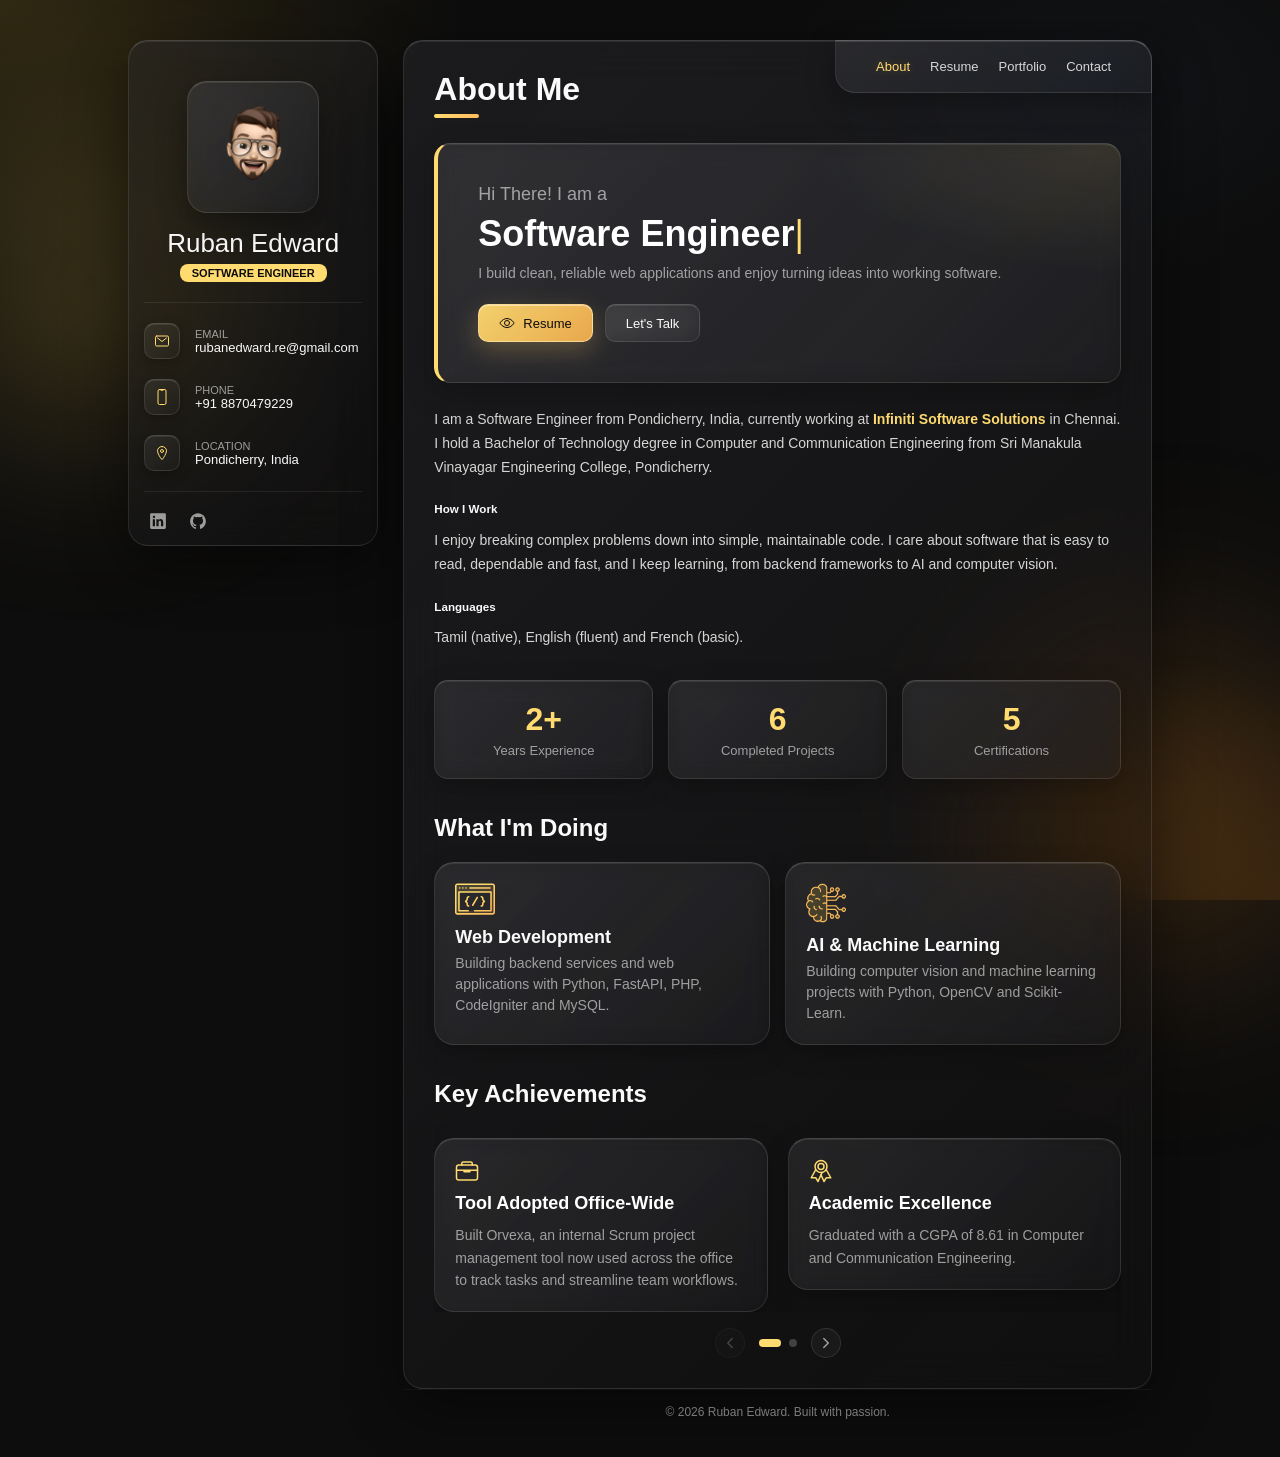
<file: index.html>
<!DOCTYPE html>
<html lang="en">

<head>
    <meta charset="UTF-8">
    <meta http-equiv="X-UA-Compatible" content="IE=edge">
    <meta name="viewport" content="width=device-width, initial-scale=1.0, viewport-fit=cover">
    <meta http-equiv="Content-Security-Policy"
        content="default-src 'self'; script-src 'self'; style-src 'self' 'unsafe-inline' https://fonts.googleapis.com; font-src https://fonts.gstatic.com; img-src 'self' data:; connect-src 'self'; frame-src https://maps.google.com https://www.google.com; form-action https://api.web3forms.com; base-uri 'self'; object-src 'none'; upgrade-insecure-requests">
    <meta name="referrer" content="strict-origin-when-cross-origin">
    <title>Ruban Edward | Software Engineer Portfolio</title>
    <meta name="description"
        content="Ruban Edward — Software Engineer building scalable web applications, AI and machine learning projects. View projects, resume and contact details.">
    <meta name="author" content="Ruban Edward">
    <meta name="theme-color" content="#0d0d0d">
    <link rel="canonical" href="https://ruban-edward.github.io/">

    <meta property="og:type" content="website">
    <meta property="og:url" content="https://ruban-edward.github.io/">
    <meta property="og:title" content="Ruban Edward | Software Engineer Portfolio">
    <meta property="og:description"
        content="Software Engineer building scalable web applications, AI and machine learning projects.">
    <meta property="og:image" content="https://ruban-edward.github.io/assets/images/my-avatar.png">
    <meta name="twitter:card" content="summary">

    <link rel="shortcut icon" href="./assets/images/logo.ico" type="image/x-icon">
    <link rel="apple-touch-icon" href="./assets/images/my-avatar.png">

    <link rel="stylesheet" href="./assets/css/style.css">

    <link rel="preconnect" href="https://fonts.googleapis.com">
    <link rel="preconnect" href="https://fonts.gstatic.com" crossorigin>
    <link href="https://fonts.googleapis.com/css2?family=Poppins:wght@300;400;500;600;700&display=swap"
        rel="stylesheet">
</head>

<body>

    <div id="loading-screen">
        <div class="loader-circle"></div>
        <p class="loader-text">Loading Portfolio...</p>
    </div>

    <main>

        <aside class="sidebar glass-card" data-sidebar>

            <div class="sidebar-info">
                <figure class="avatar-box">
                    <img src="./assets/images/my-avatar.png" alt="Ruban Edward">
                </figure>

                <div class="info-content">
                    <h1 class="name" title="Ruban Edward">Ruban Edward</h1>
                    <p class="title">Software Engineer</p>
                </div>

                <button class="info_more-btn" data-sidebar-btn aria-label="Show contacts" aria-expanded="false">
                    <span>Show Contacts</span>
                    <ion-icon name="chevron-down"></ion-icon>
                </button>
            </div>

            <div class="sidebar-info_more">
                <div class="separator"></div>

                <ul class="contacts-list">
                    <li class="contact-item">
                        <div class="icon-box"><ion-icon name="mail-outline"></ion-icon></div>
                        <div class="contact-info">
                            <p class="contact-title">Email</p>
                            <a href="mailto:rubanedward.re@gmail.com" class="contact-link">rubanedward.re<wbr>@gmail.com</a>
                        </div>
                    </li>

                    <li class="contact-item">
                        <div class="icon-box"><ion-icon name="phone-portrait-outline"></ion-icon></div>
                        <div class="contact-info">
                            <p class="contact-title">Phone</p>
                            <a href="tel:+918870479229" class="contact-link">+91 8870479229</a>
                        </div>
                    </li>

                    <li class="contact-item">
                        <div class="icon-box"><ion-icon name="location-outline"></ion-icon></div>
                        <div class="contact-info">
                            <p class="contact-title">Location</p>
                            <a href="https://maps.google.com/?q=Pondicherry,India" target="_blank" rel="noopener">
                                <address>Pondicherry, India</address>
                            </a>
                        </div>
                    </li>
                </ul>

                <div class="separator"></div>

                <ul class="social-list">
                    <li class="social-item">
                        <a href="https://www.linkedin.com/in/ruban-edward/" class="social-link" target="_blank" rel="noopener" aria-label="LinkedIn">
                            <ion-icon name="logo-linkedin"></ion-icon>
                        </a>
                    </li>
                    <li class="social-item">
                        <a href="https://github.com/Ruban-Edward" class="social-link" target="_blank" rel="noopener" aria-label="GitHub">
                            <ion-icon name="logo-github"></ion-icon>
                        </a>
                    </li>
                </ul>
            </div>

        </aside>

        <div class="main-content">

            <nav class="navbar glass-card">
                <ul class="navbar-list">
                    <li class="navbar-item"><button class="navbar-link active" data-nav-link>About</button></li>
                    <li class="navbar-item"><button class="navbar-link" data-nav-link id="resume-nav-link">Resume</button></li>
                    <li class="navbar-item"><button class="navbar-link" data-nav-link>Portfolio</button></li>
                    <li class="navbar-item"><button class="navbar-link" data-nav-link id="contact-nav-link">Contact</button></li>
                </ul>
            </nav>

            <article class="about active glass-card" data-page="about">
                <header>
                    <h2 class="h2 article-title">About me</h2>
                </header>

                <section class="hero-banner">
                    <div class="hero-content">
                        <h3>Hi There! I am a</h3>
                        <h1 class="typing-element"><span class="typing-text"></span><span class="typed-cursor">|</span>
                        </h1>
                        <p class="hero-subtitle">I build clean, reliable web applications and enjoy turning ideas
                            into working software.</p>
                        <div class="hero-ctas">
                            <button class="cta-btn primary-btn cta-icon-btn" data-goto-resume>
                                <ion-icon name="eye-outline" aria-hidden="true"></ion-icon>
                                <span>Resume</span>
                            </button>
                            <button class="cta-btn secondary-btn" data-goto-contact>Let's
                                Talk</button>
                        </div>
                    </div>
                </section>

                <section class="about-text">
                    <p>
                        I am a Software Engineer from Pondicherry, India, currently working at
                        <strong>Infiniti Software Solutions</strong> in Chennai. I hold a Bachelor of Technology
                        degree in Computer and Communication Engineering from Sri Manakula Vinayagar Engineering
                        College, Pondicherry.
                    </p>
                    <h5 class="h5 service-title1">How I Work</h5>
                    <p>
                        I enjoy breaking complex problems down into simple, maintainable code. I care about software
                        that is easy to read, dependable and fast, and I keep learning, from backend frameworks to
                        AI and computer vision.
                    </p>
                    <h5 class="h5 service-title1">Languages</h5>
                    <p>
                        Tamil (native), English (fluent) and French (basic).
                    </p>
                </section>

                <section class="statistics-section">
                    <div class="stats-grid">
                        <div class="stat-box glass-card">
                            <h2 class="stat-number">0</h2>
                            <p class="stat-label">Years Experience</p>
                        </div>
                        <div class="stat-box glass-card">
                            <h2 class="stat-number">0</h2>
                            <p class="stat-label">Completed Projects</p>
                        </div>
                        <div class="stat-box glass-card">
                            <h2 class="stat-number">0</h2>
                            <p class="stat-label">Certifications</p>
                        </div>
                    </div>
                </section>

                <section class="service">
                    <h3 class="h3 service-title">What I'm Doing</h3>
                    <ul class="service-list">
                        <li class="service-item glass-card">
                            <div class="service-icon-box">
                                <img src="./assets/images/icon-dev.svg" alt="Web development icon" width="40">
                            </div>
                            <div class="service-content-box">
                                <h4 class="h4 service-item-title">Web Development</h4>
                                <p class="service-item-text">Building backend services and web applications with Python,
                                    FastAPI, PHP, CodeIgniter and MySQL.</p>
                            </div>
                        </li>

                        <li class="service-item glass-card">
                            <div class="service-icon-box">
                                <img src="./assets/images/icon-aiml.png" alt="AI & ML icon" width="40">
                            </div>
                            <div class="service-content-box">
                                <h4 class="h4 service-item-title">AI & Machine Learning</h4>
                                <p class="service-item-text">Building computer vision and machine learning projects with
                                    Python, OpenCV and Scikit-Learn.</p>
                            </div>
                        </li>
                    </ul>
                </section>

                <section class="testimonials">
                    <h3 class="h3 testimonials-title">Key Achievements</h3>
                    <ul class="testimonials-list has-scrollbar">
                        <li class="testimonials-item">
                            <div class="content-card glass-card" data-testimonials-item>
                                <figure class="testimonials-avatar-box">
                                    <div class="achievement-icon-wrapper"><ion-icon name="briefcase-outline"></ion-icon>
                                    </div>
                                </figure>
                                <h4 class="h4 testimonials-item-title" data-testimonials-title>Tool Adopted Office-wide</h4>
                                <div class="testimonials-text" data-testimonials-text>
                                    <p>Built Orvexa, an internal Scrum project management tool now used across the
                                        office to track tasks and streamline team workflows.</p>
                                </div>
                            </div>
                        </li>

                        <li class="testimonials-item">
                            <div class="content-card glass-card" data-testimonials-item>
                                <figure class="testimonials-avatar-box">
                                    <div class="achievement-icon-wrapper"><ion-icon name="ribbon-outline"></ion-icon>
                                    </div>
                                </figure>
                                <h4 class="h4 testimonials-item-title" data-testimonials-title>Academic Excellence</h4>
                                <div class="testimonials-text" data-testimonials-text>
                                    <p>Graduated with a CGPA of 8.61 in Computer and Communication Engineering.</p>
                                </div>
                            </div>
                        </li>

                        <li class="testimonials-item">
                            <div class="content-card glass-card" data-testimonials-item>
                                <figure class="testimonials-avatar-box">
                                    <div class="achievement-icon-wrapper"><ion-icon
                                            name="shield-checkmark-outline"></ion-icon></div>
                                </figure>
                                <h4 class="h4 testimonials-item-title" data-testimonials-title>Microsoft Azure Certified</h4>
                                <div class="testimonials-text" data-testimonials-text>
                                    <p>Earned the Microsoft Azure Fundamentals (AZ-900) certification, covering core
                                        cloud concepts and Azure services.</p>
                                </div>
                            </div>
                        </li>
                    </ul>
                    <div class="achievements-nav" data-achievements-nav hidden>
                        <button class="achievements-arrow prev" type="button" data-achievements-prev
                            aria-label="Previous achievement"><ion-icon name="chevron-down"></ion-icon></button>
                        <div class="achievements-dots" data-achievements-dots></div>
                        <button class="achievements-arrow next" type="button" data-achievements-next
                            aria-label="Next achievement"><ion-icon name="chevron-down"></ion-icon></button>
                    </div>
                </section>

            </article>

            <article class="resume glass-card" data-page="resume">
                <header>
                    <h2 class="h2 article-title">Resume</h2>
                </header>

                <div class="resume-actions">
                    <a href="./assets/Ruban_Edward_Resume.pdf" class="cta-btn primary-btn cta-icon-btn"
                        download="Ruban_Edward_Resume.pdf">
                        <ion-icon name="download-outline" aria-hidden="true"></ion-icon>
                        <span>Download PDF</span>
                    </a>
                    <a href="./assets/Ruban_Edward_Resume.pdf" class="cta-btn secondary-btn cta-icon-btn"
                        target="_blank" rel="noopener">
                        <ion-icon name="eye-outline" aria-hidden="true"></ion-icon>
                        <span>View Online</span>
                    </a>
                </div>

                <section class="timeline">
                    <div class="title-wrapper">
                        <div class="icon-box"><ion-icon name="book-outline"></ion-icon></div>
                        <h3 class="h3">Education</h3>
                    </div>
                    <ol class="timeline-list">
                        <li class="timeline-item">
                            <h4 class="h4 timeline-item-title">Sri Manakula Vinayagar Engineering College</h4>
                            <span>2020 — 2024</span>
                            <p class="timeline-text">Bachelor of Technology, Computer and Communication
                                Engineering.<br><strong>CGPA: 8.61</strong></p>
                        </li>
                        <li class="timeline-item">
                            <h4 class="h4 timeline-item-title">St. Patrick Matric Higher Secondary School</h4>
                            <span>2018 — 2020</span>
                            <p class="timeline-text">Higher Secondary School Certificate.<br>Percentage: 79.33%</p>
                        </li>
                    </ol>
                </section>

                <section class="timeline">
                    <div class="title-wrapper">
                        <div class="icon-box"><ion-icon name="briefcase-outline"></ion-icon></div>
                        <h3 class="h3">Experience</h3>
                    </div>
                    <ol class="timeline-list">
                        <li class="timeline-item">
                            <h4 class="h4 timeline-item-title">Infiniti Software Solutions</h4><span
                                class="designation">Software Engineer</span>
                            <span data-duration>Aug 2024 — Present</span>
                            <ul class="timeline-text timeline-bullets">
                                <li>Maintain a live agency product alongside the Team Lead, independently resolving
                                    major production issues end to end.</li>
                                <li>Delivered performance and server-cost optimizations for airline product tooling,
                                    reducing infrastructure overhead while improving reliability.</li>
                                <li>Helping move core development from PHP to Python (FastAPI) for a more modern,
                                    maintainable stack.</li>
                            </ul>
                            <div class="tech-badges">
                                <span class="badge">Python</span>
                                <span class="badge">FastAPI</span>
                                <span class="badge">PHP</span>
                                <span class="badge">MySQL</span>
                                <span class="badge">Docker</span>
                            </div>
                        </li>
                        <li class="timeline-item">
                            <h4 class="h4 timeline-item-title">Infiniti Software Solutions</h4><span
                                class="designation">Software Trainee</span>
                            <span data-duration>Apr 2024 — Jul 2024</span>
                            <ul class="timeline-text timeline-bullets">
                                <li>Trained in PHP, CodeIgniter and Bootstrap through a structured onboarding
                                    program.</li>
                                <li>Built <strong>Orvexa</strong>, an internal Scrum project management tool adopted
                                    office-wide to track tasks and streamline team workflows.</li>
                            </ul>
                            <div class="tech-badges">
                                <span class="badge">PHP</span>
                                <span class="badge">CodeIgniter</span>
                                <span class="badge">Bootstrap</span>
                                <span class="badge">MySQL</span>
                            </div>
                        </li>
                    </ol>
                </section>

                <section class="skill">
                    <h3 class="h3 skills-title">Technical Expertise</h3>
                    <div class="carousel">
                        <div class="carousel-track">
                            <div class="carousel-item glass-card">
                                <div class="carousel-text">
                                    <p>PHP</p>
                                </div>
                            </div>
                            <div class="carousel-item glass-card">
                                <div class="carousel-text">
                                    <p>CodeIgniter</p>
                                </div>
                            </div>
                            <div class="carousel-item glass-card">
                                <div class="carousel-text">
                                    <p>Java</p>
                                </div>
                            </div>
                            <div class="carousel-item glass-card">
                                <div class="carousel-text">
                                    <p>Python</p>
                                </div>
                            </div>
                            <div class="carousel-item glass-card">
                                <div class="carousel-text">
                                    <p>FastAPI</p>
                                </div>
                            </div>
                            <div class="carousel-item glass-card">
                                <div class="carousel-text">
                                    <p>JavaScript</p>
                                </div>
                            </div>
                            <div class="carousel-item glass-card">
                                <div class="carousel-text">
                                    <p>HTML5</p>
                                </div>
                            </div>
                            <div class="carousel-item glass-card">
                                <div class="carousel-text">
                                    <p>CSS3</p>
                                </div>
                            </div>
                            <div class="carousel-item glass-card">
                                <div class="carousel-text">
                                    <p>MySQL</p>
                                </div>
                            </div>
                            <div class="carousel-item glass-card">
                                <div class="carousel-text">
                                    <p>MongoDB</p>
                                </div>
                            </div>
                            <div class="carousel-item glass-card">
                                <div class="carousel-text">
                                    <p>OpenCV</p>
                                </div>
                            </div>
                            <div class="carousel-item glass-card">
                                <div class="carousel-text">
                                    <p>Docker</p>
                                </div>
                            </div>
                            <div class="carousel-item glass-card">
                                <div class="carousel-text">
                                    <p>Kubernetes</p>
                                </div>
                            </div>
                            <div class="carousel-item glass-card">
                                <div class="carousel-text">
                                    <p>Git</p>
                                </div>
                            </div>
                            <div class="carousel-item glass-card" aria-hidden="true">
                                <div class="carousel-text">
                                    <p>PHP</p>
                                </div>
                            </div>
                            <div class="carousel-item glass-card" aria-hidden="true">
                                <div class="carousel-text">
                                    <p>CodeIgniter</p>
                                </div>
                            </div>
                            <div class="carousel-item glass-card" aria-hidden="true">
                                <div class="carousel-text">
                                    <p>Java</p>
                                </div>
                            </div>
                            <div class="carousel-item glass-card" aria-hidden="true">
                                <div class="carousel-text">
                                    <p>Python</p>
                                </div>
                            </div>
                            <div class="carousel-item glass-card" aria-hidden="true">
                                <div class="carousel-text">
                                    <p>FastAPI</p>
                                </div>
                            </div>
                            <div class="carousel-item glass-card" aria-hidden="true">
                                <div class="carousel-text">
                                    <p>JavaScript</p>
                                </div>
                            </div>
                            <div class="carousel-item glass-card" aria-hidden="true">
                                <div class="carousel-text">
                                    <p>HTML5</p>
                                </div>
                            </div>
                            <div class="carousel-item glass-card" aria-hidden="true">
                                <div class="carousel-text">
                                    <p>CSS3</p>
                                </div>
                            </div>
                            <div class="carousel-item glass-card" aria-hidden="true">
                                <div class="carousel-text">
                                    <p>MySQL</p>
                                </div>
                            </div>
                            <div class="carousel-item glass-card" aria-hidden="true">
                                <div class="carousel-text">
                                    <p>MongoDB</p>
                                </div>
                            </div>
                            <div class="carousel-item glass-card" aria-hidden="true">
                                <div class="carousel-text">
                                    <p>OpenCV</p>
                                </div>
                            </div>
                            <div class="carousel-item glass-card" aria-hidden="true">
                                <div class="carousel-text">
                                    <p>Docker</p>
                                </div>
                            </div>
                            <div class="carousel-item glass-card" aria-hidden="true">
                                <div class="carousel-text">
                                    <p>Kubernetes</p>
                                </div>
                            </div>
                            <div class="carousel-item glass-card" aria-hidden="true">
                                <div class="carousel-text">
                                    <p>Git</p>
                                </div>
                            </div>
                        </div>
                    </div>
                </section>

                <section class="certificate">
                    <h3 class="h3 certificate-title">My Certifications</h3>
                    <ul class="certificate-list">
                        <li class="certificate-item">
                            <h4 class="h4 certificate-item-title">Microsoft - </h4> <span class="certificate">Azure
                                Fundamentals (AZ-900)</span>
                        </li>
                        <li class="certificate-item">
                            <h4 class="h4 certificate-item-title">Microsoft - </h4> <span class="certificate">Web
                                Development Specialist</span>
                        </li>
                        <li class="certificate-item">
                            <h4 class="h4 certificate-item-title">NPTEL - </h4> <span class="certificate">Programming in
                                Java</span>
                        </li>
                        <li class="certificate-item">
                            <h4 class="h4 certificate-item-title">NPTEL - </h4> <span class="certificate">Machine
                                Learning Models</span>
                        </li>
                        <li class="certificate-item">
                            <h4 class="h4 certificate-item-title">Geekster - </h4> <span class="certificate">Git &
                                GitHub Integration</span>
                        </li>
                    </ul>
                </section>
            </article>

            <article class="portfolio glass-card" data-page="portfolio">
                <header>
                    <h2 class="h2 article-title">Portfolio</h2>
                </header>

                <section class="projects">
                    <ul class="filter-list">
                        <li class="filter-item"><button class="active" data-filter-btn>All</button></li>
                        <li class="filter-item"><button data-filter-btn>Machine Learning</button></li>
                        <li class="filter-item"><button data-filter-btn>Artificial Intelligence</button></li>
                        <li class="filter-item"><button data-filter-btn>Applications</button></li>
                    </ul>

                    <ul class="project-list">
                        <li class="project-item active" data-filter-item data-category="applications">
                            <div class="project-card-wrapper glass-card">
                                <div class="project-meta-info">
                                    <h3 class="project-title">Orvexa</h3>
                                    <p class="project-category">Applications</p>
                                    <p class="project-desc">Scrum and software-delivery platform for backlogs, sprints, tasks, teams and reports. Started as an internal training project, then open-sourced with extra features.</p>
                                    <div class="tech-badges">
                                        <span class="badge">PHP</span>
                                        <span class="badge">CodeIgniter</span>
                                        <span class="badge">JavaScript</span>
                                        <span class="badge">Docker</span>
                                    </div>
                                    <div class="project-links">
                                        <a href="https://github.com/Ruban-Edward/orvexa_tool" target="_blank"
                                            rel="noopener" aria-label="View source on GitHub" title="View Source Code"><ion-icon name="logo-github"></ion-icon></a>
                                    </div>
                                </div>
                            </div>
                        </li>

                        <li class="project-item active" data-filter-item data-category="applications">
                            <div class="project-card-wrapper glass-card">
                                <div class="project-meta-info">
                                    <h3 class="project-title">Chrome New Tab Customization</h3>
                                    <p class="project-category">Applications</p>
                                    <p class="project-desc">A minimal, customizable Chrome new tab page with quick access to favourite sites and tools.</p>
                                    <div class="tech-badges">
                                        <span class="badge">JavaScript</span>
                                        <span class="badge">HTML</span>
                                        <span class="badge">CSS</span>
                                    </div>
                                    <div class="project-links">
                                        <a href="https://github.com/Ruban-Edward/chrome_customization" target="_blank"
                                            rel="noopener" aria-label="View source on GitHub" title="View Source Code"><ion-icon name="logo-github"></ion-icon></a>
                                    </div>
                                </div>
                            </div>
                        </li>

                        <li class="project-item active" data-filter-item data-category="artificial intelligence">
                            <div class="project-card-wrapper glass-card">
                                <div class="project-meta-info">
                                    <h3 class="project-title">AI Virtual Mouse</h3>
                                    <p class="project-category">Artificial Intelligence</p>
                                    <p class="project-desc">Controls the mouse cursor with hand gestures through a real-time camera feed.</p>
                                    <div class="tech-badges">
                                        <span class="badge">Python</span>
                                        <span class="badge">OpenCV</span>
                                    </div>
                                    <div class="project-links">
                                        <a href="https://github.com/Ruban-Edward/AI-Virtual-Mouse" target="_blank"
                                            rel="noopener" aria-label="View source on GitHub" title="View Source Code"><ion-icon name="logo-github"></ion-icon></a>
                                    </div>
                                </div>
                            </div>
                        </li>

                        <li class="project-item active" data-filter-item data-category="applications">
                            <div class="project-card-wrapper glass-card">
                                <div class="project-meta-info">
                                    <h3 class="project-title">Vault Manager</h3>
                                    <p class="project-category">Applications</p>
                                    <p class="project-desc">Privacy-first mobile app for passwords and private notes, stored only on the device.</p>
                                    <div class="tech-badges">
                                        <span class="badge">Kotlin</span>
                                        <span class="badge">JavaScript</span>
                                        <span class="badge">HTML</span>
                                    </div>
                                    <div class="project-links">
                                        <a href="https://github.com/Ruban-Edward/Vault-Manager" target="_blank"
                                            rel="noopener" aria-label="View source on GitHub" title="View Source Code"><ion-icon name="logo-github"></ion-icon></a>
                                    </div>
                                </div>
                            </div>
                        </li>

                        <li class="project-item active" data-filter-item data-category="artificial intelligence">
                            <div class="project-card-wrapper glass-card">
                                <div class="project-meta-info">
                                    <h3 class="project-title">AI Virtual Painter</h3>
                                    <p class="project-category">Artificial Intelligence</p>
                                    <p class="project-desc">Paint in the air with your fingers using hand tracking.</p>
                                    <div class="tech-badges">
                                        <span class="badge">Python</span>
                                        <span class="badge">OpenCV</span>
                                        <span class="badge">MediaPipe</span>
                                        <span class="badge">NumPy</span>
                                    </div>
                                    <div class="project-links">
                                        <a href="https://github.com/Ruban-Edward/AI-Virtual-Painter" target="_blank"
                                            rel="noopener" aria-label="View source on GitHub" title="View Source Code"><ion-icon name="logo-github"></ion-icon></a>
                                    </div>
                                </div>
                            </div>
                        </li>

                        <li class="project-item active" data-filter-item data-category="machine learning">
                            <div class="project-card-wrapper glass-card">
                                <div class="project-meta-info">
                                    <h3 class="project-title">Credit Card Fraud Detection</h3>
                                    <p class="project-category">Machine Learning</p>
                                    <p class="project-desc">Detects fraudulent transactions using Logistic Regression, Decision Trees and SVM.</p>
                                    <div class="tech-badges">
                                        <span class="badge">Python</span>
                                        <span class="badge">Jupyter</span>
                                        <span class="badge">Scikit-Learn</span>
                                    </div>
                                    <div class="project-links">
                                        <a href="https://github.com/Ruban-Edward/Credit-Card-Fraud-Detection" target="_blank"
                                            rel="noopener" aria-label="View source on GitHub" title="View Source Code"><ion-icon name="logo-github"></ion-icon></a>
                                    </div>
                                </div>
                            </div>
                        </li>
                    </ul>

                    <div class="github-profile-section glass-card">
                        <div class="github-header">
                            <ion-icon name="logo-github"></ion-icon>
                            <h4>More on GitHub</h4>
                        </div>
                        <p>See all my projects, experiments and contributions on my GitHub profile.</p>
                        <a href="https://github.com/Ruban-Edward" target="_blank" rel="noopener"
                            class="cta-btn primary-btn sync-btn">Visit GitHub Profile</a>
                    </div>
                </section>
            </article>

            <article class="contact glass-card" data-page="contact">
                <header>
                    <h2 class="h2 article-title">Contact</h2>
                </header>

                <section class="mapbox">
                    <figure class="mapbox-figure">
                        <iframe src="https://maps.google.com/maps?q=Pondicherry&t=&z=13&ie=UTF8&iwloc=&output=embed"
                            loading="lazy" title="Map of Pondicherry, India"></iframe>
                    </figure>
                </section>

                <section class="contact-form">
                    <h3 class="h3 form-title">Contact Form</h3>
                    <form action="https://api.web3forms.com/submit" method="POST" class="form" data-form>
                        <input type="hidden" name="access_key" value="43dc81e4-0be2-4b84-829e-a1384a1e070c">
                        <input type="hidden" name="subject" value="New message from portfolio">
                        <input type="hidden" name="redirect" value="https://ruban-edward.github.io/views/thankyou.html">
                        <input type="checkbox" name="botcheck" class="hidden-field" tabindex="-1" autocomplete="off" aria-hidden="true">
                        <div class="input-wrapper">
                            <input type="text" name="fullname" class="form-input" placeholder="Full name" aria-label="Full name" autocomplete="name" maxlength="100" required
                                data-form-input>
                            <input type="email" name="email" class="form-input" placeholder="Email address" aria-label="Email address" autocomplete="email" maxlength="254" required
                                data-form-input>
                        </div>
                        <textarea name="message" class="form-input" placeholder="Your Message" aria-label="Your message" maxlength="5000" required
                            data-form-input></textarea>
                        <button class="form-btn" type="submit" disabled data-form-btn>
                            <ion-icon name="paper-plane"></ion-icon>
                            <span>Send Message</span>
                        </button>
                    </form>
                </section>
            </article>

            <footer class="portfolio-footer">
                <p>&copy; <span id="current-year"></span> Ruban Edward. Built with passion.</p>
            </footer>

        </div>
    </main>

    <div class="modal-container" data-modal-container>
        <div class="overlay" data-overlay></div>
        <section class="testimonials-modal glass-card" role="dialog" aria-modal="true" aria-labelledby="modal-title">
            <button class="modal-close-btn" data-modal-close-btn aria-label="Close"><ion-icon
                    name="close-outline"></ion-icon></button>
            <div class="modal-content">
                <h4 class="h3 modal-title" id="modal-title" data-modal-title>Achievement Title</h4>
                <div data-modal-text>
                    <p></p>
                </div>
            </div>
        </section>
    </div>

    <script src="./assets/js/script.js"></script>
    <script src="./assets/js/icons.js"></script>
</body>

</html>
</file>
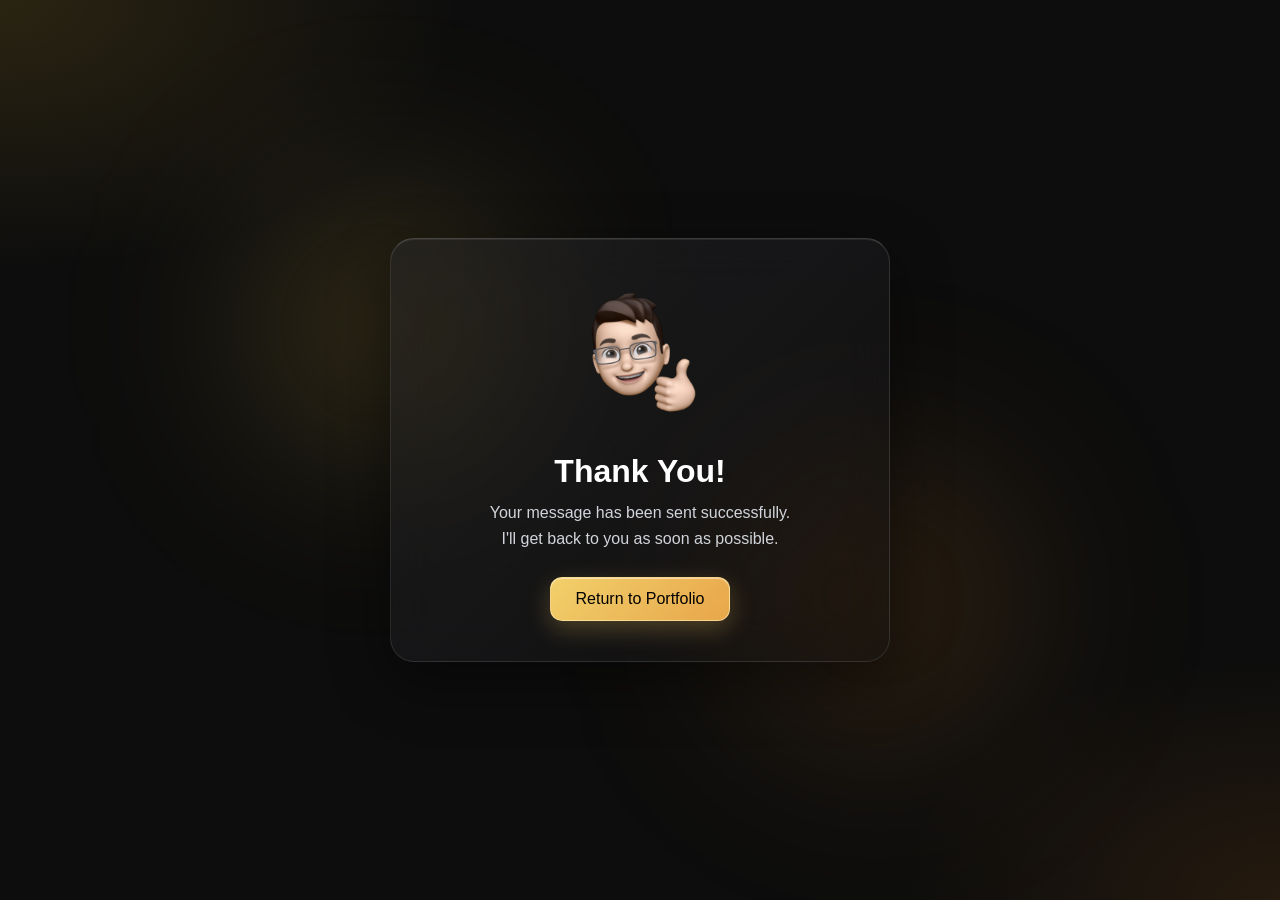
<file: views/thankyou.html>
<!DOCTYPE html>
<html lang="en">

<head>
    <meta charset="UTF-8">
    <meta name="viewport" content="width=device-width, initial-scale=1.0">
    <meta http-equiv="Content-Security-Policy"
        content="default-src 'self'; script-src 'self'; style-src 'self' 'unsafe-inline' https://fonts.googleapis.com; font-src https://fonts.gstatic.com; img-src 'self'; base-uri 'self'; object-src 'none'; form-action 'none'; upgrade-insecure-requests">
    <meta name="referrer" content="strict-origin-when-cross-origin">
    <title>Thank You</title>

    <!-- Redirect after 3 seconds -->
    <meta http-equiv="refresh" content="3;url=https://ruban-edward.github.io/">

    <link rel="preconnect" href="https://fonts.googleapis.com">
    <link rel="preconnect" href="https://fonts.gstatic.com" crossorigin>
    <link href="https://fonts.googleapis.com/css2?family=Poppins:wght@400;500;600&display=swap" rel="stylesheet">

    <style>
        * {
            margin: 0;
            padding: 0;
            box-sizing: border-box;
            font-family: 'Poppins', Arial, sans-serif;
        }

        body {
            display: flex;
            justify-content: center;
            align-items: center;
            min-height: 100vh;
            background:
                radial-gradient(ellipse 60% 50% at 0% 0%, hsla(45, 100%, 60%, 0.12) 0%, transparent 60%),
                radial-gradient(ellipse 50% 45% at 100% 100%, hsla(30, 100%, 55%, 0.10) 0%, transparent 60%),
                #0d0d0d;
            color: #fff;
            text-align: center;
            padding: 20px;
            overflow: hidden;
        }

        body::before,
        body::after {
            content: "";
            position: fixed;
            border-radius: 50%;
            filter: blur(90px);
            z-index: -1;
            pointer-events: none;
        }

        body::before {
            width: 380px;
            height: 380px;
            top: 15%;
            left: 15%;
            background: radial-gradient(circle, hsla(45, 100%, 65%, 0.25) 0%, transparent 70%);
        }

        body::after {
            width: 420px;
            height: 420px;
            bottom: 10%;
            right: 15%;
            background: radial-gradient(circle, hsla(32, 100%, 58%, 0.2) 0%, transparent 70%);
        }

        .container {
            max-width: 500px;
            width: 100%;
            padding: 40px 30px;
            background: linear-gradient(135deg, rgba(40, 40, 44, 0.55) 0%, rgba(18, 18, 20, 0.45) 100%);
            backdrop-filter: blur(22px) saturate(160%);
            -webkit-backdrop-filter: blur(22px) saturate(160%);
            border: 1px solid rgba(255, 255, 255, 0.10);
            border-top-color: rgba(255, 255, 255, 0.18);
            border-radius: 24px;
            box-shadow: 0 20px 60px rgba(0, 0, 0, 0.45), inset 0 1px 0 rgba(255, 255, 255, 0.08);
        }

        .check {
            width: 150px;
            font-size: 70px;
            display: inline-flex;
        }

        .check img {
            width: 100%;
        }

        h1 {
            margin: 20px 0 10px;
            font-size: 2rem;
        }

        p {
            color: #d1d5db;
            margin-bottom: 25px;
            line-height: 1.6;
        }

        a {
            display: inline-block;
            padding: 12px 25px;
            background: linear-gradient(135deg, hsla(45, 100%, 72%, 0.95) 0%, hsla(35, 100%, 66%, 0.9) 100%);
            border: 1px solid hsla(45, 100%, 85%, 0.6);
            box-shadow: 0 8px 24px rgba(255, 209, 102, 0.25), inset 0 1px 0 rgba(255, 255, 255, 0.45);
            color: #000;
            font-weight: 500;
            text-decoration: none;
            border-radius: 12px;
            transition: 0.3s;
        }

        a:hover {
            background: #fff;
            transform: translateY(-2px);
        }
    </style>

    <script src="../assets/js/thankyou.js"></script>
</head>

<body>

    <div class="container">
        <div class="check">
            <img src="../assets/images/succes.png" alt="success">
        </div>
        <h1>Thank You!</h1>
        <p>Your message has been sent successfully.<br>
            I'll get back to you as soon as possible.</p>

        <a href="https://ruban-edward.github.io/">Return to Portfolio</a>
    </div>

</body>

</html>
</file>
<file: assets/css/style.css>
/*-----------------------------------*\
  #style.css - Refactored Glassmorphic Premium Portfolio
\*-----------------------------------*/

:root {
    /* Premium Palette Variables */
    --bg-gradient-onyx: linear-gradient(to bottom right, hsl(240, 1%, 25%) 3%, hsl(0, 0%, 19%) 97%);
    --bg-gradient-jet: linear-gradient(to bottom right, hsla(240, 1%, 18%, 0.15) 0%, hsla(240, 2%, 11%, 0) 100%), hsl(240, 2%, 13%);
    --text-gradient-yellow: linear-gradient(to right, hsl(45, 100%, 72%), hsl(35, 100%, 68%));

    /* Solid Accents */
    --jet: hsl(0, 0%, 22%);
    --onyx: hsl(240, 1%, 17%);
    --eerie-black-1: hsl(240, 2%, 13%);
    --eerie-black-2: hsla(240, 2%, 10%, 0.7);
    /* Translucent base for Glassmorphism */
    --smoky-black: hsl(0, 0%, 5%);
    --white-1: hsl(0, 0%, 100%);
    --white-2: hsl(0, 0%, 98%);
    --orange-yellow-crayola: hsl(45, 100%, 72%);
    --vegas-gold: hsl(45, 54%, 58%);
    --light-gray: hsl(0, 0%, 84%);
    --light-gray-70: hsla(0, 0%, 84%, 0.7);

    /* Typography settings */
    --ff-poppins: 'Poppins', sans-serif;
    --fs-1: 24px;
    --fs-2: 18px;
    --fs-3: 17px;
    --fs-4: 16px;
    --fs-5: 15px;
    --fs-6: 14px;
    --fs-7: 13px;
    --fs-8: 11px;
    --fw-300: 300;
    --fw-400: 400;
    --fw-500: 500;
    --fw-600: 600;

    /* Shadows & Timing */
    --shadow-5: 0 24px 80px hsla(0, 0%, 0%, 0.4);
    --transition-1: 0.3s cubic-bezier(0.4, 0, 0.2, 1);

    /* Glass System Tokens */
    --glass-bg: linear-gradient(135deg, rgba(255, 255, 255, 0.07) 0%, rgba(255, 255, 255, 0.02) 100%);
    --glass-bg-strong: linear-gradient(135deg, rgba(40, 40, 44, 0.55) 0%, rgba(18, 18, 20, 0.45) 100%);
    --glass-bg-soft: rgba(255, 255, 255, 0.04);
    --glass-bg-hover: rgba(255, 255, 255, 0.08);
    --glass-border: rgba(255, 255, 255, 0.10);
    --glass-border-top: rgba(255, 255, 255, 0.18);
    --glass-blur: blur(22px) saturate(160%);
    --glass-blur-sm: blur(10px) saturate(140%);
    --glass-highlight: inset 0 1px 0 rgba(255, 255, 255, 0.08);
    --glass-shadow: 0 20px 60px rgba(0, 0, 0, 0.45), inset 0 1px 0 rgba(255, 255, 255, 0.08);
    --gold-glow: 0 8px 24px rgba(255, 209, 102, 0.25);
    --gold-glass: linear-gradient(135deg, hsla(45, 100%, 72%, 0.95) 0%, hsla(35, 100%, 66%, 0.9) 100%);
}

/* Reset Configurations */
*,
*::before,
*::after {
    margin: 0;
    padding: 0;
    box-sizing: border-box;
}

a {
    text-decoration: none;
    color: inherit;
}

li {
    list-style: none;
}

/* Inline SVG icons (assets/js/icons.js) - same sizing/colouring as the Ionicons component */
ion-icon {
    width: 1em;
    height: 1em;
    fill: currentColor;
    box-sizing: content-box;
}

ion-icon svg {
    display: block;
    width: 100%;
    height: 100%;
}

.ionicon {
    stroke: currentColor;
}

.ionicon-fill-none {
    fill: none;
}

.ionicon-stroke-width {
    stroke-width: 32px;
}

img,
ion-icon,
a,
button,
time,
span {
    display: block;
}

button {
    font: inherit;
    background: none;
    border: none;
    text-align: left;
    cursor: pointer;
}

input,
textarea {
    display: block;
    width: 100%;
    background: none;
    font: inherit;
}

html {
    font-family: var(--ff-poppins);
    scroll-behavior: smooth;
}

body {
    background:
        radial-gradient(ellipse 60% 50% at 0% 0%, hsla(45, 100%, 60%, 0.14) 0%, transparent 60%),
        radial-gradient(ellipse 50% 45% at 100% 100%, hsla(30, 100%, 55%, 0.12) 0%, transparent 60%),
        radial-gradient(ellipse 40% 35% at 85% 10%, hsla(220, 30%, 50%, 0.07) 0%, transparent 60%),
        var(--smoky-black);
    background-attachment: fixed;
    color: var(--light-gray);
    overflow-x: hidden;
    min-height: 100vh;
}

/* Ambient floating light orbs that give the glass something to refract */
body::before,
body::after {
    content: "";
    position: fixed;
    border-radius: 50%;
    filter: blur(90px);
    z-index: -1;
    pointer-events: none;
    will-change: transform;
}

body::before {
    width: 420px;
    height: 420px;
    top: 8%;
    left: -120px;
    background: radial-gradient(circle, hsla(45, 100%, 65%, 0.32) 0%, transparent 70%);
    animation: orbFloatA 22s ease-in-out infinite alternate;
}

body::after {
    width: 480px;
    height: 480px;
    bottom: -140px;
    right: -120px;
    background: radial-gradient(circle, hsla(32, 100%, 58%, 0.26) 0%, transparent 70%);
    animation: orbFloatB 26s ease-in-out infinite alternate;
}

@keyframes orbFloatA {
    0% { transform: translate(0, 0) scale(1); }
    100% { transform: translate(35vw, 30vh) scale(1.15); }
}

@keyframes orbFloatB {
    0% { transform: translate(0, 0) scale(1); }
    100% { transform: translate(-30vw, -35vh) scale(1.1); }
}

@media (prefers-reduced-motion: reduce) {
    body::before,
    body::after {
        animation: none;
    }
}

/* Custom High Performance Scrollbar */
::-webkit-scrollbar {
    width: 8px;
    height: 8px;
}

::-webkit-scrollbar-track {
    background: var(--smoky-black);
}

::-webkit-scrollbar-thumb {
    background: var(--jet);
    border-radius: 20px;
    border: 2px solid var(--smoky-black);
}

::-webkit-scrollbar-thumb:hover {
    background: var(--orange-yellow-crayola);
}

/* Premium Global Loading Preloader Screen Layout */
#loading-screen {
    position: fixed;
    top: 0;
    left: 0;
    width: 100%;
    height: 100%;
    background: rgba(13, 13, 13, 0.75);
    backdrop-filter: blur(30px) saturate(150%);
    -webkit-backdrop-filter: blur(30px) saturate(150%);
    z-index: 9999;
    display: flex;
    flex-direction: column;
    justify-content: center;
    align-items: center;
    transition: opacity 0.5s ease, visibility 0.5s;
}

.loader-circle {
    width: 50px;
    height: 50px;
    border: 3px solid rgba(255, 255, 255, 0.08);
    border-top-color: var(--orange-yellow-crayola);
    border-radius: 50%;
    animation: spin 1s infinite linear;
    box-shadow: 0 0 24px rgba(255, 209, 102, 0.15);
}

.loader-text {
    margin-top: 15px;
    font-size: var(--fs-6);
    color: var(--light-gray-70);
    letter-spacing: 1px;
}

@keyframes spin {
    100% {
        transform: rotate(360deg);
    }
}

/* Modern Core Component Glassmorphic Standard Styling Rules */
.glass-card {
    background: var(--glass-bg-strong);
    backdrop-filter: var(--glass-blur);
    -webkit-backdrop-filter: var(--glass-blur);
    border: 1px solid var(--glass-border);
    border-top-color: var(--glass-border-top);
    border-radius: 20px;
    box-shadow: var(--glass-shadow);
}

/* Nested glass panels: lighter frosted layer on top of the parent pane */
.glass-card .glass-card {
    background: var(--glass-bg);
    backdrop-filter: var(--glass-blur-sm);
    -webkit-backdrop-filter: var(--glass-blur-sm);
    box-shadow: 0 8px 24px rgba(0, 0, 0, 0.25), var(--glass-highlight);
}

/* Fallback for browsers without backdrop-filter support */
@supports not ((backdrop-filter: blur(1px)) or (-webkit-backdrop-filter: blur(1px))) {
    .glass-card {
        background: rgba(24, 24, 26, 0.92);
    }

    .glass-card .glass-card {
        background: rgba(255, 255, 255, 0.05);
    }
}

main {
    margin: 15px 12px;
    margin-bottom: 20px;
    min-width: 259px;
}

/* Reused Dynamic Page Display Structure rules */
article {
    display: none;
    padding: 20px;
}

article.active {
    display: block;
    animation: fadeInView 0.6s cubic-bezier(0.4, 0, 0.2, 1) forwards;
}

@keyframes fadeInView {
    0% {
        opacity: 0;
        transform: translateY(15px);
    }

    100% {
        opacity: 1;
        transform: translateY(0);
    }
}

.separator {
    width: 100%;
    height: 1px;
    background: rgba(255, 255, 255, 0.08);
    margin: 20px 0;
}

/* Titles typography styling design patterns */
.h2,
.h3,
.h4 {
    color: var(--white-2);
    text-transform: capitalize;
}

.h2 {
    font-size: var(--fs-1);
    font-weight: var(--fw-600);
}

.h3 {
    font-size: var(--fs-2);
}

.typing-element {
    display: flex;
}

.article-title {
    position: relative;
    padding-bottom: 10px;
    margin-bottom: 25px;
}

.article-title::after {
    content: "";
    position: absolute;
    bottom: 0;
    left: 0;
    width: 45px;
    height: 4px;
    background: var(--text-gradient-yellow);
    border-radius: 3px;
}

/* Sidebar Navigation Panel Layout Rules */
.sidebar {
    margin-bottom: 20px;
    max-height: 150px;
    overflow: hidden;
    transition: max-height 0.5s ease-in-out;
    padding: 15px;
}

.sidebar.active {
    max-height: 600px;
}

.sidebar-info {
    position: relative;
    display: flex;
    justify-content: flex-start;
    align-items: center;
    gap: 15px;
}

.avatar-box {
    background: var(--glass-bg);
    border: 1px solid var(--glass-border);
    border-top-color: var(--glass-border-top);
    box-shadow: 0 10px 30px rgba(0, 0, 0, 0.35), var(--glass-highlight);
    backdrop-filter: var(--glass-blur-sm);
    -webkit-backdrop-filter: var(--glass-blur-sm);
    border-radius: 20px;
    padding: 5px;
}

.avatar-box img {
    display: block;
    border-radius: 15px;
    width: 120px;
}

.info-content .name {
    color: var(--white-2);
    font-size: var(--fs-3);
    font-weight: var(--fw-500);
}

.info-content .title {
    color: var(--smoky-black);
    background: var(--orange-yellow-crayola);
    font-size: var(--fs-8);
    font-weight: var(--fw-600);
    padding: 3px 12px;
    border-radius: 8px;
    margin-top: 5px;
    width: max-content;
    text-transform: uppercase;
    justify-self: center;
}

.info_more-btn {
    position: absolute;
    top: -10px;
    right: -10px;
    background: var(--glass-bg);
    backdrop-filter: var(--glass-blur-sm);
    -webkit-backdrop-filter: var(--glass-blur-sm);
    box-shadow: var(--glass-highlight);
    color: var(--orange-yellow-crayola);
    border: 1px solid var(--glass-border);
    border-radius: 0 20px;
    padding: 10px;
    font-size: 13px;
    transition: var(--transition-1);
}

.info_more-btn:hover {
    background: var(--orange-yellow-crayola);
    color: var(--smoky-black);
}

.info_more-btn span {
    display: none;
}

.sidebar-info_more {
    opacity: 0;
    visibility: hidden;
    transition: opacity 0.4s ease;
}

.sidebar.active .sidebar-info_more {
    opacity: 1;
    visibility: visible;
}

.contacts-list {
    display: grid;
    grid-template-columns: 1fr;
    gap: 16px;
}

.contact-item {
    display: flex;
    align-items: center;
    gap: 15px;
}

.icon-box {
    background: var(--glass-bg);
    width: 36px;
    height: 36px;
    border-radius: 10px;
    display: flex;
    justify-content: center;
    align-items: center;
    flex-shrink: 0;
    color: var(--orange-yellow-crayola);
    border: 1px solid var(--glass-border);
    border-top-color: var(--glass-border-top);
    box-shadow: 0 4px 12px rgba(0, 0, 0, 0.25), var(--glass-highlight);
}

.contact-title {
    font-size: var(--fs-8);
    color: var(--light-gray-70);
    text-transform: uppercase;
}

.contact-link,
address,
time {
    font-size: var(--fs-7);
    color: var(--white-2);
    font-style: normal;
}

.social-list {
    display: flex;
    justify-content: flex-start;
    gap: 15px;
    padding-left: 5px;
}

.social-link {
    color: var(--light-gray-70);
    font-size: 18px;
    transition: var(--transition-1);
}

.social-link:hover {
    color: var(--orange-yellow-crayola);
    transform: translateY(-2px);
}

/* Fixed Floating Header/Bottom Navigation Bar Panel Control */
.navbar {
    position: fixed;
    bottom: 0;
    left: 0;
    width: 100%;
    background: linear-gradient(180deg, rgba(40, 40, 44, 0.55) 0%, rgba(20, 20, 22, 0.65) 100%);
    backdrop-filter: blur(24px) saturate(170%);
    -webkit-backdrop-filter: blur(24px) saturate(170%);
    border-radius: 16px 16px 0 0;
    z-index: 10;
    padding: 0 10px;
}

.navbar-list {
    display: flex;
    justify-content: space-around;
    align-items: center;
}

.navbar-link {
    color: var(--light-gray);
    font-size: var(--fs-7);
    padding: 18px 10px;
    font-weight: var(--fw-500);
    transition: var(--transition-1);
}

.navbar-link:hover {
    color: var(--light-gray-70);
}

.navbar-link.active {
    color: var(--orange-yellow-crayola);
    text-shadow: 0 0 10px rgba(245, 207, 103, 0.3);
}

/* Animated Hero Showcase Layout */
.hero-banner {
    position: relative;
    overflow: hidden;
    padding: 30px 15px;
    background:
        radial-gradient(ellipse 70% 90% at 100% 0%, hsla(45, 100%, 70%, 0.10) 0%, transparent 60%),
        var(--glass-bg);
    backdrop-filter: var(--glass-blur-sm);
    -webkit-backdrop-filter: var(--glass-blur-sm);
    border: 1px solid var(--glass-border);
    border-top-color: var(--glass-border-top);
    border-left: 4px solid var(--orange-yellow-crayola);
    box-shadow: 0 10px 30px rgba(0, 0, 0, 0.25), var(--glass-highlight);
    border-radius: 16px;
    margin-bottom: 25px;
}

.hero-content h3 {
    font-size: var(--fs-4);
    font-weight: var(--fw-400);
    color: var(--light-gray-70);
}

.hero-content h1 {
    font-size: 28px;
    font-weight: var(--fw-600);
    margin: 8px 0;
    color: var(--white-1);
}

.typed-cursor {
    animation: blink 0.7s infinite;
    color: var(--orange-yellow-crayola);
    font-weight: var(--fw-300);
}

@keyframes blink {
    50% {
        opacity: 0;
    }
}

.hero-subtitle {
    font-size: var(--fs-6);
    color: var(--light-gray-70);
    line-height: 1.5;
    max-width: 550px;
}

.hero-ctas {
    display: flex;
    gap: 12px;
    margin-top: 20px;
}

.cta-btn {
    padding: 10px 20px;
    border-radius: 10px;
    font-size: var(--fs-7);
    font-weight: var(--fw-500);
    transition: var(--transition-1);
    cursor: pointer;
}

.primary-btn {
    background: var(--gold-glass);
    color: var(--smoky-black);
    border: 1px solid hsla(45, 100%, 85%, 0.6);
    box-shadow: var(--gold-glow), inset 0 1px 0 rgba(255, 255, 255, 0.45);
}

.primary-btn:hover {
    background: var(--white-1);
    transform: translateY(-2px);
    box-shadow: 0 10px 28px rgba(255, 255, 255, 0.18), inset 0 1px 0 rgba(255, 255, 255, 0.6);
}

.secondary-btn {
    border: 1px solid var(--glass-border);
    border-top-color: var(--glass-border-top);
    color: var(--white-2);
    background: var(--glass-bg);
    backdrop-filter: var(--glass-blur-sm);
    -webkit-backdrop-filter: var(--glass-blur-sm);
    box-shadow: var(--glass-highlight);
}

.secondary-btn:hover {
    background: var(--glass-bg-hover);
    border-color: rgba(255, 209, 102, 0.35);
    transform: translateY(-2px);
}

/* About Text Blocks Typography metrics */
.about-text {
    font-size: var(--fs-6);
    line-height: 1.7;
    color: var(--light-gray);
    margin-bottom: 30px;
}

.about-text strong {
    color: var(--orange-yellow-crayola);
}

.service {
    margin-bottom: 35px;
}

.service-title1 {
    margin: 20px 0 10px;
    font-weight: var(--fw-600);
    color: var(--white-2);
}

/* Dynamic Animated Statistics Numerical Counter Layout Grid rules */
.statistics-section {
    margin-bottom: 35px;
}

.stats-grid {
    display: grid;
    grid-template-columns: repeat(auto-fit, minmax(130px, 1fr));
    gap: 15px;
}

.stat-box {
    padding: 20px;
    text-align: center;
    border-radius: 14px;
    transition: var(--transition-1);
}

.stat-box:hover {
    transform: translateY(-5px);
    border-color: rgba(245, 207, 103, 0.3);
    box-shadow: 0 14px 34px rgba(0, 0, 0, 0.35), 0 0 24px rgba(255, 209, 102, 0.08), var(--glass-highlight);
}

.service-item {
    transition: var(--transition-1);
}

.service-item:hover,
.content-card:hover {
    border-color: rgba(245, 207, 103, 0.25);
    background: var(--glass-bg-hover);
}

.content-card {
    transition: var(--transition-1);
}

.stat-number {
    font-size: 32px;
    font-weight: var(--fw-600);
    color: var(--orange-yellow-crayola);
    margin-bottom: 5px;
}

.stat-label {
    font-size: var(--fs-7);
    color: var(--light-gray-70);
}

/* Services Offered Matrix Panels rules */
.service-list {
    display: grid;
    grid-template-columns: 1fr;
    gap: 15px;
    margin-top: 20px;
}

.service-item {
    padding: 20px;
    display: flex;
    flex-direction: column;
    gap: 12px;
}

.service-item-title {
    font-size: var(--fs-4);
    margin-bottom: 5px;
}

.service-item-text {
    font-size: var(--fs-6);
    color: var(--light-gray-70);
    line-height: 1.5;
}

/* Real Professional Achievements Presentation Slides rules */
.testimonials-list {
    display: flex;
    gap: 20px;
    overflow-x: auto;
    padding: 15px 0 0;
    scroll-snap-type: x mandatory;
    background: transparent;
    /* Still scrollable (swipe, trackpad, shift+wheel) but the scrollbar is hidden */
    scrollbar-width: none;
    -ms-overflow-style: none;
}

.testimonials-list::-webkit-scrollbar {
    display: none;
}

/* Achievements scroll indicator: arrows + dots */
.achievements-nav {
    display: flex;
    align-items: center;
    justify-content: center;
    gap: 14px;
    margin-top: 16px;
}

.achievements-nav[hidden] {
    display: none;
}

.achievements-arrow {
    display: grid;
    place-items: center;
    width: 30px;
    height: 30px;
    border-radius: 50%;
    background: var(--glass-bg-soft);
    border: 1px solid var(--glass-border);
    color: var(--light-gray-70);
    font-size: 16px;
    transition: var(--transition-1);
}

.achievements-arrow.prev ion-icon {
    transform: rotate(90deg);
}

.achievements-arrow.next ion-icon {
    transform: rotate(-90deg);
}

.achievements-arrow:hover:not(:disabled),
.achievements-arrow:focus-visible {
    color: var(--orange-yellow-crayola);
    border-color: rgba(245, 207, 103, 0.35);
}

.achievements-arrow:disabled {
    opacity: 0.35;
    cursor: default;
}

.achievements-dots {
    display: flex;
    gap: 8px;
}

.achievements-dot {
    width: 8px;
    height: 8px;
    padding: 0;
    border-radius: 999px;
    background: var(--light-gray-70);
    opacity: 0.35;
    transition: var(--transition-1);
}

.achievements-dot.active {
    width: 22px;
    background: var(--orange-yellow-crayola);
    opacity: 1;
}

.testimonials-item {
    min-width: 100%;
    scroll-snap-align: center;
}

.content-card {
    padding: 20px;
    position: relative;
    margin-top: 15px;
    display: flex;
    flex-direction: column;
    gap: 10px;
}

.achievement-icon-wrapper {
    font-size: 24px;
    color: var(--orange-yellow-crayola);
}

.testimonials-item-title {
    font-size: var(--fs-4);
    color: var(--white-1);
}

.testimonials-text {
    font-size: var(--fs-6);
    color: var(--light-gray-70);
    line-height: 1.6;
}

/* Modular Overlay and Modals system specifications */
.modal-container {
    position: fixed;
    top: 0;
    left: 0;
    width: 100%;
    height: 100%;
    display: flex;
    justify-content: center;
    align-items: center;
    opacity: 0;
    visibility: hidden;
    pointer-events: none;
    z-index: 100;
    transition: var(--transition-1);
}

.modal-container.active {
    opacity: 1;
    visibility: visible;
    pointer-events: all;
}

.overlay {
    position: fixed;
    top: 0;
    left: 0;
    width: 100%;
    height: 100%;
    background: rgba(0, 0, 0, 0.45);
    backdrop-filter: blur(12px) saturate(120%);
    -webkit-backdrop-filter: blur(12px) saturate(120%);
}

/* Modal sits above a blurred overlay, so give it a solid-enough glass body */
.modal-container .testimonials-modal.glass-card {
    background: linear-gradient(135deg, rgba(50, 50, 54, 0.7) 0%, rgba(22, 22, 24, 0.75) 100%);
}

.testimonials-modal {
    position: relative;
    width: 90%;
    max-width: 500px;
    padding: 25px;
    z-index: 2;
    transform: scale(0.9);
    transition: var(--transition-1);
}

.modal-container.active .testimonials-modal {
    transform: scale(1);
}

.modal-close-btn {
    position: absolute;
    top: 15px;
    right: 15px;
    font-size: 20px;
    color: var(--white-1);
    opacity: 0.6;
}

.modal-close-btn:hover {
    opacity: 1;
}

.modal-title {
    font-size: var(--fs-2);
    margin-bottom: 15px;
}

/* Timeline education & work milestone styling specs */
.timeline {
    margin-bottom: 30px;
}

.timeline .title-wrapper {
    display: flex;
    align-items: center;
    gap: 15px;
    margin-bottom: 20px;
}

.timeline-list {
    margin-left: 20px;
    border-left: 1px solid rgba(255, 255, 255, 0.1);
    padding-left: 20px;
}

.timeline-item {
    position: relative;
    margin-bottom: 25px;
}

.timeline-item::before {
    content: "";
    position: absolute;
    top: 6px;
    left: -24px;
    width: 8px;
    height: 8px;
    background: var(--orange-yellow-crayola);
    border-radius: 50%;
    box-shadow: 0 0 0 4px rgba(255, 209, 102, 0.15), 0 0 12px rgba(255, 209, 102, 0.5);
}

.timeline-item-title {
    font-size: var(--fs-4);
    color: var(--white-1);
}

.timeline-list span {
    font-size: var(--fs-7);
    color: var(--vegas-gold);
    display: inline-block;
    margin: 4px 0;
}

.timeline-text {
    font-size: var(--fs-6);
    color: var(--light-gray-70);
    line-height: 1.5;
}

.timeline-bullets {
    list-style: disc;
    padding-left: 18px;
    margin-top: 4px;
}

.timeline-bullets li {
    list-style: disc;
    margin-bottom: 6px;
}

.timeline-bullets li::marker {
    color: var(--vegas-gold);
}

.timeline-item .tech-badges {
    margin: 10px 0 0;
}

.timeline-list .badge {
    font-size: 11px;
    color: var(--light-gray-70);
    margin: 0;
}

.designation {
    font-weight: var(--fw-500);
    color: var(--white-2) !important;
    margin-left: 5px;
}

/* Continuous Automated Dynamic Skills Loop Rules */
.carousel {
    width: 100%;
    overflow: hidden;
    position: relative;
    padding: 10px 0;
    background: transparent;
    -webkit-mask-image: linear-gradient(90deg, transparent 0%, #000 8%, #000 92%, transparent 100%);
    mask-image: linear-gradient(90deg, transparent 0%, #000 8%, #000 92%, transparent 100%);
}

.carousel-track {
    display: flex;
    gap: 15px;
    width: max-content;
    animation: infiniteScrollLoop 15s linear infinite;
}

.carousel-track:hover {
    animation-play-state: paused;
}

.carousel-item {
    padding: 12px 25px;
    white-space: nowrap;
    transition: var(--transition-1);
}

.carousel-item:hover {
    transform: scale(1.05);
    border-color: var(--orange-yellow-crayola);
}

.carousel-text p {
    font-size: var(--fs-6);
    font-weight: var(--fw-600);
    color: var(--orange-yellow-crayola);
}

@keyframes infiniteScrollLoop {
    0% {
        transform: translateX(0);
    }

    100% {
        transform: translateX(-50%);
    }
}

/* Certifications lists layouts standards rules */
.certificate-title {
    margin-top: 30px;
    margin-bottom: 15px;
}

.certificate-list {
    display: flex;
    flex-direction: column;
    gap: 12px;
    padding-left: 5px;
}

.certificate-item {
    font-size: var(--fs-6);
    display: flex;
    align-items: baseline;
}

.certificate-item::before {
    content: "•";
    color: var(--orange-yellow-crayola);
    margin-right: 10px;
    font-size: 18px;
}

.certificate-item-title {
    font-size: var(--fs-6);
    display: inline;
    color: var(--white-2);
}

.certificate {
    color: var(--orange-yellow-crayola);
    margin-left: 4px;
}

/* Advanced Filter Navigation system elements for Portfolio layout */
.filter-list {
    display: flex;
    flex-wrap: wrap;
    gap: 12px;
    margin-bottom: 25px;
}

.filter-item button {
    padding: 6px 16px;
    border-radius: 8px;
    font-size: var(--fs-6);
    color: var(--light-gray);
    background: var(--glass-bg);
    border: 1px solid var(--glass-border);
    border-top-color: var(--glass-border-top);
    box-shadow: var(--glass-highlight);
    transition: var(--transition-1);
}

.filter-item button.active,
.filter-item button:hover {
    background: var(--gold-glass);
    color: var(--smoky-black);
    border-color: hsla(45, 100%, 85%, 0.6);
    box-shadow: var(--gold-glow), inset 0 1px 0 rgba(255, 255, 255, 0.45);
}

/* Refined Portfolio Interactive Cards structure mechanics */
.project-list {
    display: grid;
    grid-template-columns: 1fr;
    gap: 20px;
}

.project-item {
    display: none;
}

.project-item.active {
    display: block;
}

.project-card-wrapper {
    padding: 25px;
    transition: var(--transition-1);
    position: relative;
    overflow: hidden;
}

.project-card-wrapper:hover {
    transform: translateY(-4px);
    border-color: rgba(245, 207, 103, 0.3);
}

.project-title {
    font-size: var(--fs-3);
    font-weight: var(--fw-500);
    margin-bottom: 4px;
}

.project-category {
    font-size: var(--fs-7);
    color: var(--vegas-gold);
    text-transform: uppercase;
    letter-spacing: 0.5px;
}

.tech-badges {
    display: flex;
    flex-wrap: wrap;
    gap: 8px;
    margin: 15px 0;
}

.badge {
    font-size: 11px;
    padding: 3px 10px;
    background: var(--glass-bg-soft);
    border: 1px solid var(--glass-border);
    box-shadow: var(--glass-highlight);
    border-radius: 6px;
    color: var(--light-gray-70);
}

.project-links {
    display: flex;
    gap: 15px;
    font-size: 20px;
    color: var(--white-2);
}

.project-links a:hover {
    color: var(--orange-yellow-crayola);
    transform: scale(1.1);
}

/* GitHub Profile System Component Ecosystem block layout standards */
.github-profile-section {
    padding: 30px 20px;
    text-align: center;
    margin-top: 40px;
    border: 1px dashed rgba(255, 255, 255, 0.15);
}

.github-header {
    display: flex;
    justify-content: center;
    align-items: center;
    gap: 10px;
    font-size: var(--fs-2);
    margin-bottom: 12px;
    color: var(--white-1);
}

.github-profile-section p {
    font-size: var(--fs-6);
    color: var(--light-gray-70);
    margin-bottom: 20px;
}

.sync-btn {
    display: inline-block;
}

/* Contact Section & Dynamic Action Form layouts rules */
.mapbox-figure {
    height: 100%;
}

.mapbox {
    height: 250px;
    width: 100%;
    border-radius: 16px;
    overflow: hidden;
    margin-bottom: 25px;
    border: 1px solid var(--glass-border);
    box-shadow: 0 10px 30px rgba(0, 0, 0, 0.3), var(--glass-highlight);
}

.mapbox iframe {
    width: 100%;
    height: 100%;
    border: none;
    filter: grayscale(1) invert(0.9);
}

.form-title {
    margin-bottom: 20px;
}

.input-wrapper {
    display: grid;
    grid-template-columns: 1fr;
    gap: 15px;
    margin-bottom: 15px;
}

.form-input {
    color: var(--white-1);
    font-size: var(--fs-6);
    padding: 14px 16px;
    border: 1px solid var(--glass-border);
    background: var(--glass-bg-soft);
    backdrop-filter: var(--glass-blur-sm);
    -webkit-backdrop-filter: var(--glass-blur-sm);
    box-shadow: inset 0 2px 6px rgba(0, 0, 0, 0.2), var(--glass-highlight);
    border-radius: 12px;
    outline: none;
    transition: var(--transition-1);
}

.form-input::placeholder {
    color: var(--light-gray-70);
}

.form-input:focus {
    border-color: var(--orange-yellow-crayola);
    background: var(--glass-bg-hover);
    box-shadow: 0 0 0 3px rgba(255, 209, 102, 0.12), var(--glass-highlight);
}

textarea.form-input {
    min-height: 120px;
    resize: vertical;
    margin-bottom: 20px;
}

.form-btn {
    background: var(--gold-glass);
    border: 1px solid hsla(45, 100%, 85%, 0.6);
    box-shadow: var(--gold-glow), inset 0 1px 0 rgba(255, 255, 255, 0.45);
    color: var(--smoky-black);
    display: flex;
    justify-content: center;
    align-items: center;
    gap: 10px;
    padding: 14px 24px;
    border-radius: 12px;
    font-size: var(--fs-6);
    font-weight: var(--fw-600);
    width: 100%;
    transition: var(--transition-1);
}

.form-btn:disabled {
    opacity: 0.4;
    cursor: not-allowed;
    background: var(--glass-bg);
    border-color: var(--glass-border);
    box-shadow: var(--glass-highlight);
    color: var(--light-gray-70);
}

.form-btn:not(:disabled):hover {
    transform: translateY(-2px);
    box-shadow: 0 5px 15px rgba(245, 207, 103, 0.2);
}

/* Elegant Polished Site Footer */
.portfolio-footer {
    padding: 15px 10px 8px;
    text-align: center;
    border-top: 1px solid rgba(255, 255, 255, 0.05);
    margin-top: 0;
}

.portfolio-footer p {
    font-size: 12px;
    color: var(--light-gray-70);
    display: block;
}

/*-----------------------------------*\
  #RESPONSIVE MEDIA QUERIES
\*-----------------------------------*/

@media (min-width: 320px) {
    main {
        margin: 25px;
        margin-bottom: 70px;
    }

    .avatar-box img {
        width: 80px;
    }


    .sidebar {
        max-height: 125px;
    }
}

@media (min-width: 580px) {
    :root {
        --fs-1: 32px;
        --fs-2: 24px;
        --fs-3: 26px;
        --fs-4: 18px;
    }

    main {
        margin-top: 40px;
        margin-bottom: 30px;
        max-width: 540px;
        margin-inline: auto;
    }

    .avatar-box img {
        width: 80px;
    }


    article {
        padding: 30px;
    }

    .hero-banner {
        padding: 40px;
    }

    .hero-content h1 {
        font-size: 36px;
    }

    .service-list {
        grid-template-columns: 1fr;
    }

    .testimonials-item {
        min-width: 100%;
    }
}

@media (min-width: 768px) {
    main {
        max-width: 720px;
    }

    .avatar-box img {
        width: 80px;
    }


    .contacts-list {
        grid-template-columns: 1fr 1fr;
        gap: 20px;
    }

    .project-list {
        grid-template-columns: 1fr 1fr;
    }

    .input-wrapper {
        grid-template-columns: 1fr 1fr;
    }

    .form-btn {
        width: max-content;
        margin-left: auto;
    }
}

@media (min-width: 1024px) {
    main {
        max-width: 80%;
    }

    .avatar-box img {
        width: 80px;
    }

    .navbar {
        position: absolute;
        bottom: auto;
        left: auto;
        right: 0;
        width: max-content;
        border-radius: 0 20px;
        padding: 0 30px;
        background: var(--glass-bg);
        box-shadow: 0 10px 30px rgba(0, 0, 0, 0.3), var(--glass-highlight);
    }

    /* Ensure the navbar is positioned relative to the main content
       so it doesn't escape the layout between 1024px and 1250px */
    .main-content {
        position: relative;
    }

    .service-list {
        grid-template-columns: 1fr 1fr;
    }

    .project-list {
        grid-template-columns: repeat(3, 1fr);
    }

    .testimonials-item {
        min-width: calc(50% - 10px);
    }
}

@media (min-width: 1250px) {
    main {
        max-width: 80%;
        display: flex;
        gap: 25px;
        align-items: stretch;
    }

    .avatar-box img {
        width: 120px;
    }


    .main-content {
        width: 75%;
        margin: 0;
        position: relative;
    }

    .sidebar {
        position: sticky;
        top: 40px;
        max-height: max-content;
        height: 100%;
        width: 25%;
        margin-bottom: 0;
        padding-top: 40px;
        opacity: 1 !important;
    }

    .sidebar-info {
        flex-direction: column;
        text-align: center;
    }

    .info_more-btn {
        display: none;
    }

    .sidebar-info_more {
        opacity: 1;
        visibility: visible;
    }

    .contacts-list {
        grid-template-columns: 1fr;
    }
}
.project-desc {
    font-size: var(--fs-7);
    color: var(--light-gray-70);
    line-height: 1.6;
    margin-top: 10px;
}

/* Equal-height project cards with links pinned to the bottom */
.project-card-wrapper {
    height: 100%;
}

.project-meta-info {
    display: flex;
    flex-direction: column;
    height: 100%;
}

.project-links {
    margin-top: auto;
}

.project-title {
    font-size: 20px;
    line-height: 1.3;
}

/*-----------------------------------*\
  #RESPONSIVE & ACCESSIBILITY REFINEMENTS
\*-----------------------------------*/

/* Spam honeypot for the contact form - invisible to people */
.hidden-field {
    position: absolute;
    left: -9999px;
    width: 0;
    height: 0;
    opacity: 0;
}

/* Visible keyboard focus */
:focus-visible {
    outline: 2px solid var(--orange-yellow-crayola);
    outline-offset: 3px;
    border-radius: 6px;
}

/* Long contact values (email) wrap instead of overflowing the sidebar */
.info-content,
.contact-info {
    min-width: 0;
}

.contact-link,
address {
    overflow-wrap: break-word;
}

/* Footer year stays inline (spans are display:block globally) */
.portfolio-footer span {
    display: inline;
}

.info-content .title {
    justify-self: auto;
}

/* Hero buttons never break mid-label */
.hero-ctas {
    flex-wrap: wrap;
}

.cta-btn {
    white-space: nowrap;
}

/* Certifications read as one line of text instead of a split flex row */
.certificate-item {
    display: block;
    position: relative;
    padding-left: 20px;
    line-height: 1.6;
}

.certificate-item::before {
    position: absolute;
    left: 0;
    top: -3px;
    margin: 0;
}

.certificate-item .certificate-item-title,
.certificate-item .certificate {
    display: inline;
}

/* Bigger tap targets for icon links */
.social-link,
.project-links a {
    padding: 6px;
    margin: -6px;
}

.social-list {
    gap: 22px;
}

/* Modal fits small screens */
.testimonials-modal {
    max-height: 85vh;
    overflow-y: auto;
}

/* Disable hover lift on touch screens (avoids "stuck" hover states) */
@media (hover: none) {
    .stat-box:hover,
    .project-card-wrapper:hover,
    .carousel-item:hover,
    .primary-btn:hover,
    .secondary-btn:hover {
        transform: none;
    }
}

/* Phones & tablets: floating glass navbar pill, room for it below content */
@media (max-width: 1023px) {
    main {
        margin-bottom: 110px;
    }

    .navbar {
        left: 50%;
        bottom: calc(12px + env(safe-area-inset-bottom));
        transform: translateX(-50%);
        width: calc(100% - 24px);
        max-width: 520px;
        border-radius: 18px;
        padding: 0 6px;
    }

    .portfolio-footer {
        padding-bottom: 0;
    }
}

/* Keep the name clear of the expand button until the desktop sidebar layout */
@media (max-width: 1249px) {
    .sidebar-info {
        padding-right: 28px;
    }
}

/* Phones */
@media (max-width: 579px) {
    .stats-grid {
        grid-template-columns: repeat(3, 1fr);
        gap: 10px;
    }

    .stat-box {
        padding: 16px 6px;
    }

    .stat-number {
        font-size: 24px;
    }

    .stat-label {
        font-size: 11px;
    }

    .github-header {
        flex-direction: column;
        gap: 6px;
        text-align: center;
    }

    /* Portfolio filters: one swipeable row (scrollbar hidden) instead of wrapping onto 3 rows */
    .filter-list {
        flex-wrap: nowrap;
        gap: 8px;
        overflow-x: auto;
        margin: -6px -6px 19px;
        padding: 6px 30px 6px 6px; /* room for the active glow; right padding clears the fade */
        scrollbar-width: none;
        -ms-overflow-style: none;
        -webkit-mask-image: linear-gradient(to right, #000 calc(100% - 28px), transparent);
        mask-image: linear-gradient(to right, #000 calc(100% - 28px), transparent);
    }

    .filter-list::-webkit-scrollbar {
        display: none;
    }

    .filter-item {
        flex-shrink: 0;
    }

    .filter-item button {
        white-space: nowrap;
    }

    /* Tighter glow so the scrolling row doesn't clip it into a box */
    .filter-item button.active,
    .filter-item button:hover {
        box-shadow: 0 2px 6px rgba(255, 209, 102, 0.25), inset 0 1px 0 rgba(255, 255, 255, 0.45);
    }

    /* Resume buttons: side by side at equal width instead of wrapping unevenly */
    .resume-actions {
        flex-wrap: nowrap;
        gap: 10px;
    }

    .resume-actions .cta-btn {
        flex: 1 1 0;
        justify-content: center;
        padding: 10px 12px;
    }
}

/* Small phones (iPhone SE, Galaxy Fold etc.) */
@media (max-width: 379px) {
    main {
        margin: 15px 12px 105px;
    }

    article {
        padding: 18px 16px;
    }

    .sidebar {
        max-height: 108px;
    }

    .avatar-box img {
        width: 64px;
    }

    .info-content .name {
        font-size: 16px;
    }

    .hero-banner {
        padding: 22px 16px;
    }

    .hero-content h1 {
        font-size: 24px;
    }

    .navbar-link {
        padding: 16px 6px;
        font-size: 12px;
    }

    .cta-btn {
        padding: 10px 14px;
    }

    .hero-ctas {
        gap: 8px;
    }

    .project-card-wrapper {
        padding: 20px;
    }
}

/* Desktop sidebar: centre the title badge */
@media (min-width: 1250px) {
    .info-content .title {
        margin-inline: auto;
    }
}

/* Very large screens: cap the layout width */
@media (min-width: 1600px) {
    main {
        max-width: 1400px;
    }
}

/* Resume download buttons */
.cta-icon-btn {
    display: inline-flex;
    align-items: center;
    gap: 8px;
}

.cta-icon-btn ion-icon {
    font-size: 16px;
}

.resume-actions {
    display: flex;
    flex-wrap: wrap;
    gap: 12px;
    margin: -5px 0 30px;
}
</file>
